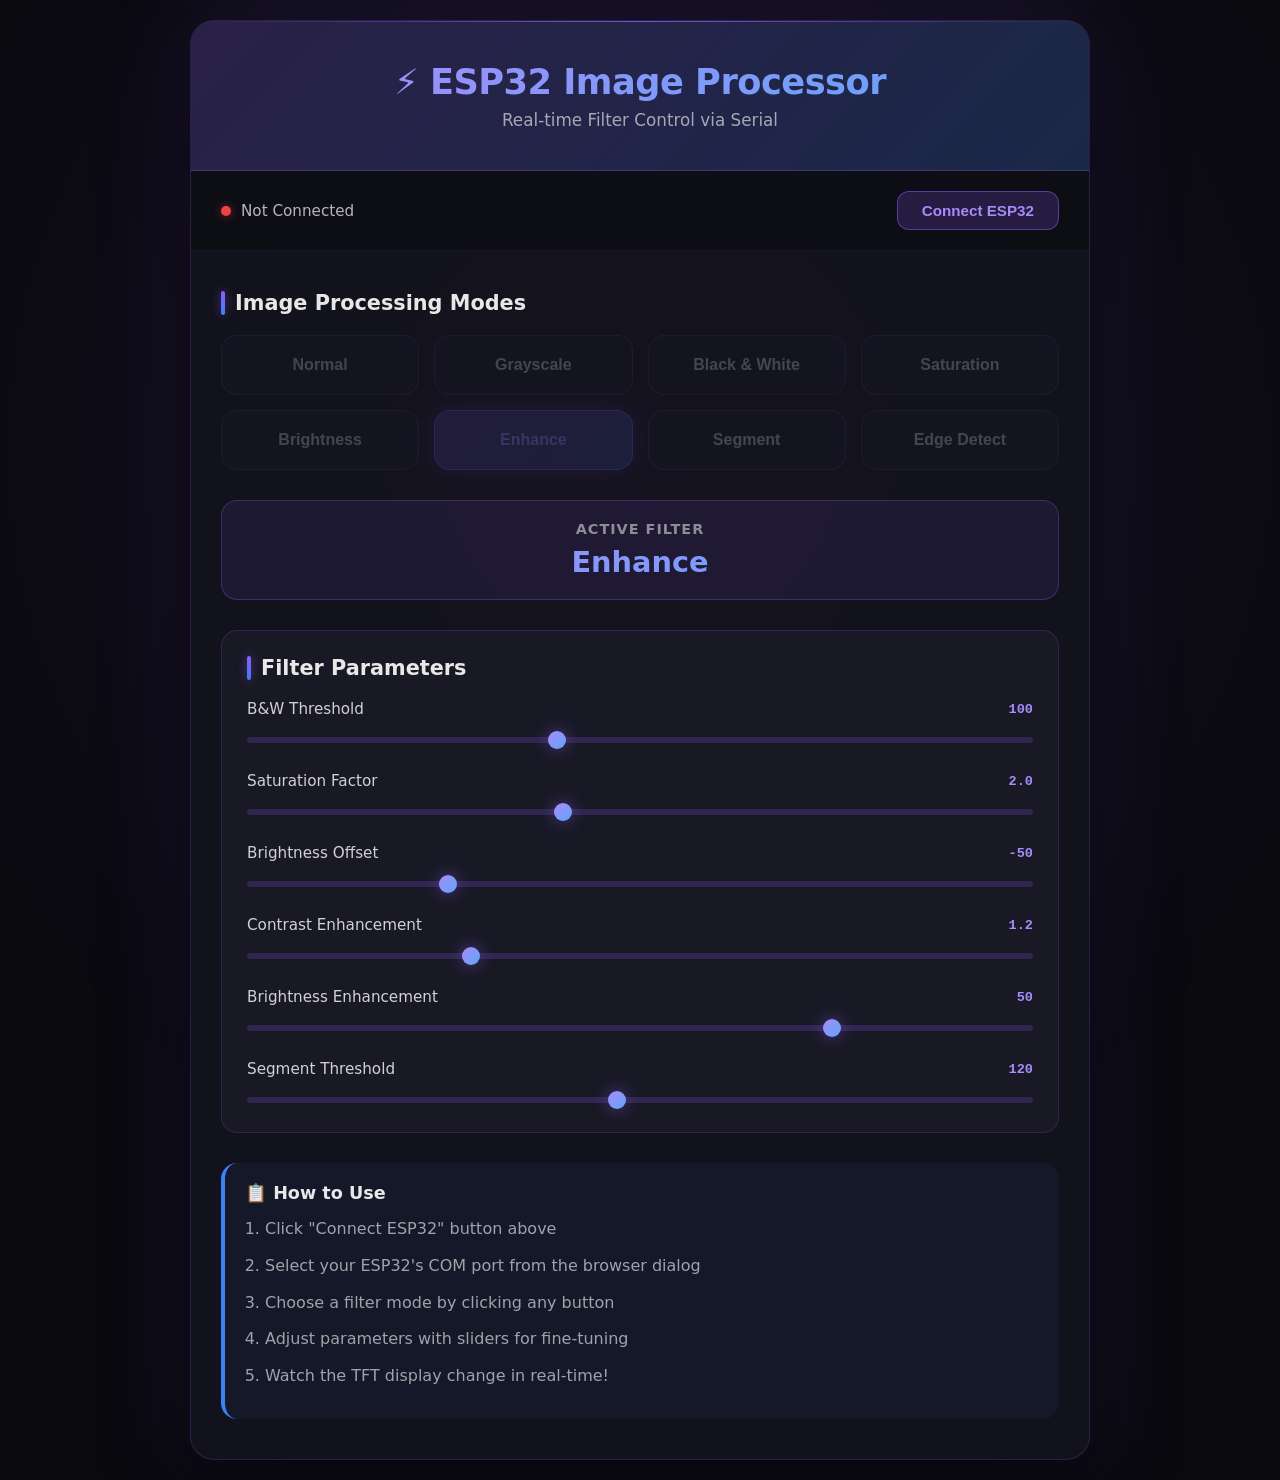
<file: public/esp32_control_page_dark.html>
<!DOCTYPE html>
<html lang="en">
<head>
<meta charset="UTF-8">
<meta name="viewport" content="width=device-width, initial-scale=1.0">
<title>ESP32 Image Processor Control</title>
<style>
* {
  margin: 0;
  padding: 0;
  box-sizing: border-box;
}

body {
  font-family: 'Segoe UI', system-ui, -apple-system, sans-serif;
  background: #0a0a0f;
  min-height: 100vh;
  display: flex;
  align-items: center;
  justify-content: center;
  padding: 20px;
  position: relative;
  overflow-x: hidden;
}

body::before {
  content: '';
  position: fixed;
  top: -50%;
  left: -50%;
  width: 200%;
  height: 200%;
  background: radial-gradient(circle, rgba(139, 92, 246, 0.1) 0%, transparent 50%);
  animation: rotate 20s linear infinite;
  pointer-events: none;
}

@keyframes rotate {
  from { transform: rotate(0deg); }
  to { transform: rotate(360deg); }
}

.container {
  max-width: 900px;
  width: 100%;
  background: rgba(20, 20, 30, 0.95);
  border-radius: 24px;
  box-shadow: 0 25px 80px rgba(0, 0, 0, 0.8), 0 0 100px rgba(139, 92, 246, 0.2);
  overflow: hidden;
  animation: slideUp 0.6s ease-out;
  border: 1px solid rgba(139, 92, 246, 0.2);
  backdrop-filter: blur(10px);
  position: relative;
  z-index: 1;
}

@keyframes slideUp {
  from {
    opacity: 0;
    transform: translateY(30px);
  }
  to {
    opacity: 1;
    transform: translateY(0);
  }
}

.header {
  background: linear-gradient(135deg, rgba(139, 92, 246, 0.2), rgba(59, 130, 246, 0.2));
  padding: 40px 30px;
  text-align: center;
  border-bottom: 1px solid rgba(139, 92, 246, 0.3);
  position: relative;
  overflow: hidden;
}

.header::before {
  content: '';
  position: absolute;
  top: 0;
  left: 0;
  right: 0;
  height: 1px;
  background: linear-gradient(90deg, transparent, rgba(139, 92, 246, 0.8), transparent);
}

.header h1 {
  font-size: 2.2em;
  margin-bottom: 8px;
  font-weight: 700;
  letter-spacing: -0.5px;
  background: linear-gradient(135deg, #a78bfa, #60a5fa);
  -webkit-background-clip: text;
  -webkit-text-fill-color: transparent;
  background-clip: text;
}

.header p {
  color: rgba(255, 255, 255, 0.6);
  font-size: 1.05em;
  font-weight: 300;
}

.status-bar {
  background: rgba(0, 0, 0, 0.3);
  padding: 20px 30px;
  display: flex;
  justify-content: space-between;
  align-items: center;
  border-bottom: 1px solid rgba(139, 92, 246, 0.1);
}

.status {
  display: flex;
  align-items: center;
  gap: 10px;
  font-size: 0.95em;
  color: rgba(255, 255, 255, 0.7);
}

.status-dot {
  width: 10px;
  height: 10px;
  border-radius: 50%;
  background: #ef4444;
  animation: pulse 2s infinite;
  box-shadow: 0 0 10px rgba(239, 68, 68, 0.5);
}

.status-dot.connected {
  background: #10b981;
  box-shadow: 0 0 10px rgba(16, 185, 129, 0.5);
}

@keyframes pulse {
  0%, 100% {
    opacity: 1;
  }
  50% {
    opacity: 0.5;
  }
}

.connect-btn {
  padding: 10px 24px;
  border: 1px solid rgba(139, 92, 246, 0.5);
  border-radius: 12px;
  background: rgba(139, 92, 246, 0.2);
  color: #a78bfa;
  font-weight: 600;
  cursor: pointer;
  transition: all 0.3s;
  font-size: 0.95em;
}

.connect-btn:hover {
  background: rgba(139, 92, 246, 0.3);
  box-shadow: 0 0 20px rgba(139, 92, 246, 0.3);
  border-color: rgba(139, 92, 246, 0.8);
}

.connect-btn:disabled {
  opacity: 0.4;
  cursor: not-allowed;
  transform: none;
}

.content {
  padding: 40px 30px;
}

.section-title {
  font-size: 1.3em;
  font-weight: 600;
  color: rgba(255, 255, 255, 0.9);
  margin-bottom: 20px;
  display: flex;
  align-items: center;
  gap: 10px;
}

.section-title::before {
  content: '';
  width: 4px;
  height: 24px;
  background: linear-gradient(135deg, #8b5cf6, #3b82f6);
  border-radius: 2px;
  box-shadow: 0 0 10px rgba(139, 92, 246, 0.5);
}

.filter-grid {
  display: grid;
  grid-template-columns: repeat(auto-fit, minmax(160px, 1fr));
  gap: 15px;
  margin-bottom: 30px;
}

.filter-btn {
  padding: 20px;
  border: 1px solid rgba(139, 92, 246, 0.3);
  border-radius: 16px;
  background: rgba(30, 30, 45, 0.6);
  cursor: pointer;
  transition: all 0.3s;
  font-size: 1em;
  font-weight: 600;
  color: rgba(255, 255, 255, 0.7);
  position: relative;
  overflow: hidden;
}

.filter-btn::before {
  content: '';
  position: absolute;
  top: 0;
  left: 0;
  width: 100%;
  height: 100%;
  background: linear-gradient(135deg, rgba(139, 92, 246, 0.3), rgba(59, 130, 246, 0.3));
  opacity: 0;
  transition: opacity 0.3s;
}

.filter-btn:hover {
  transform: translateY(-3px);
  box-shadow: 0 10px 25px rgba(139, 92, 246, 0.3);
  border-color: rgba(139, 92, 246, 0.6);
}

.filter-btn.active {
  border-color: rgba(139, 92, 246, 0.8);
  color: #a78bfa;
  box-shadow: 0 0 30px rgba(139, 92, 246, 0.4);
  background: rgba(139, 92, 246, 0.2);
}

.filter-btn.active::before {
  opacity: 1;
}

.filter-btn:disabled {
  opacity: 0.3;
  cursor: not-allowed;
  transform: none;
}

.current-mode {
  background: rgba(139, 92, 246, 0.1);
  padding: 20px;
  border-radius: 16px;
  text-align: center;
  border: 1px solid rgba(139, 92, 246, 0.3);
  margin-bottom: 30px;
}

.current-mode-label {
  font-size: 0.9em;
  color: rgba(255, 255, 255, 0.5);
  margin-bottom: 8px;
  text-transform: uppercase;
  letter-spacing: 1px;
  font-weight: 600;
}

.current-mode-value {
  font-size: 1.8em;
  font-weight: 700;
  background: linear-gradient(135deg, #a78bfa, #60a5fa);
  -webkit-background-clip: text;
  -webkit-text-fill-color: transparent;
  background-clip: text;
}

.parameters-section {
  margin-top: 30px;
  padding: 25px;
  background: rgba(30, 30, 45, 0.6);
  border-radius: 16px;
  border: 1px solid rgba(139, 92, 246, 0.2);
}

.param-group {
  margin-bottom: 25px;
}

.param-group:last-child {
  margin-bottom: 0;
}

.param-label {
  display: flex;
  justify-content: space-between;
  align-items: center;
  margin-bottom: 10px;
  color: rgba(255, 255, 255, 0.8);
  font-size: 0.95em;
  font-weight: 500;
}

.param-value {
  color: #a78bfa;
  font-weight: 700;
  font-family: monospace;
  font-size: 1.1em;
}

.param-slider {
  width: 100%;
  height: 6px;
  border-radius: 3px;
  background: rgba(139, 92, 246, 0.2);
  outline: none;
  -webkit-appearance: none;
  appearance: none;
}

.param-slider::-webkit-slider-thumb {
  -webkit-appearance: none;
  appearance: none;
  width: 18px;
  height: 18px;
  border-radius: 50%;
  background: linear-gradient(135deg, #a78bfa, #60a5fa);
  cursor: pointer;
  box-shadow: 0 0 15px rgba(139, 92, 246, 0.5);
  transition: all 0.3s;
}

.param-slider::-webkit-slider-thumb:hover {
  transform: scale(1.2);
  box-shadow: 0 0 20px rgba(139, 92, 246, 0.8);
}

.param-slider::-moz-range-thumb {
  width: 18px;
  height: 18px;
  border-radius: 50%;
  background: linear-gradient(135deg, #a78bfa, #60a5fa);
  cursor: pointer;
  border: none;
  box-shadow: 0 0 15px rgba(139, 92, 246, 0.5);
  transition: all 0.3s;
}

.param-slider::-moz-range-thumb:hover {
  transform: scale(1.2);
  box-shadow: 0 0 20px rgba(139, 92, 246, 0.8);
}

.instructions {
  margin-top: 30px;
  padding: 20px;
  background: rgba(59, 130, 246, 0.05);
  border-radius: 16px;
  border-left: 4px solid #3b82f6;
}

.instructions h3 {
  font-size: 1.1em;
  color: rgba(255, 255, 255, 0.9);
  margin-bottom: 12px;
}

.instructions ol {
  margin-left: 20px;
  color: rgba(255, 255, 255, 0.6);
  line-height: 1.8;
}

.instructions li {
  margin-bottom: 8px;
}

@media (max-width: 600px) {
  .header h1 {
    font-size: 1.6em;
  }
  
  .filter-grid {
    grid-template-columns: repeat(2, 1fr);
  }
  
  .content {
    padding: 30px 20px;
  }
}
</style>
</head>
<body>
<div class="container">
  <div class="header">
    <h1>⚡ ESP32 Image Processor</h1>
    <p>Real-time Filter Control via Serial</p>
  </div>
  
  <div class="status-bar">
    <div class="status">
      <div class="status-dot" id="statusDot"></div>
      <span id="statusText">Not Connected</span>
    </div>
    <button class="connect-btn" id="connectBtn" onclick="connectSerial()">Connect ESP32</button>
  </div>
  
  <div class="content">
    <div class="section-title">Image Processing Modes</div>
    
    <div class="filter-grid">
      <button class="filter-btn" data-mode="0" onclick="setMode(0)" disabled>
        Normal
      </button>
      <button class="filter-btn" data-mode="1" onclick="setMode(1)" disabled>
        Grayscale
      </button>
      <button class="filter-btn" data-mode="2" onclick="setMode(2)" disabled>
        Black & White
      </button>
      <button class="filter-btn" data-mode="3" onclick="setMode(3)" disabled>
        Saturation
      </button>
      <button class="filter-btn" data-mode="4" onclick="setMode(4)" disabled>
        Brightness
      </button>
      <button class="filter-btn active" data-mode="5" onclick="setMode(5)" disabled>
        Enhance
      </button>
      <button class="filter-btn" data-mode="6" onclick="setMode(6)" disabled>
        Segment
      </button>
      <button class="filter-btn" data-mode="7" onclick="setMode(7)" disabled>
        Edge Detect
      </button>
    </div>
    
    <div class="current-mode">
      <div class="current-mode-label">Active Filter</div>
      <div class="current-mode-value" id="currentMode">Enhance</div>
    </div>

    <div class="parameters-section">
      <div class="section-title">Filter Parameters</div>
      
      <div class="param-group">
        <div class="param-label">
          <span>B&W Threshold</span>
          <span class="param-value" id="bwThresholdVal">100</span>
        </div>
        <input type="range" class="param-slider" id="bwThreshold" min="0" max="255" value="100" oninput="updateParam('bwThreshold', this.value)" disabled>
      </div>

      <div class="param-group">
        <div class="param-label">
          <span>Saturation Factor</span>
          <span class="param-value" id="satFactorVal">2.0</span>
        </div>
        <input type="range" class="param-slider" id="satFactor" min="0" max="5" step="0.1" value="2.0" oninput="updateParam('satFactor', this.value)" disabled>
      </div>

      <div class="param-group">
        <div class="param-label">
          <span>Brightness Offset</span>
          <span class="param-value" id="brightnessOffsetVal">-50</span>
        </div>
        <input type="range" class="param-slider" id="brightnessOffset" min="-100" max="100" value="-50" oninput="updateParam('brightnessOffset', this.value)" disabled>
      </div>

      <div class="param-group">
        <div class="param-label">
          <span>Contrast Enhancement</span>
          <span class="param-value" id="contrastEnhVal">1.2</span>
        </div>
        <input type="range" class="param-slider" id="contrastEnh" min="0.5" max="3" step="0.1" value="1.2" oninput="updateParam('contrastEnh', this.value)" disabled>
      </div>

      <div class="param-group">
        <div class="param-label">
          <span>Brightness Enhancement</span>
          <span class="param-value" id="brightnessEnhVal">50</span>
        </div>
        <input type="range" class="param-slider" id="brightnessEnh" min="-100" max="100" value="50" oninput="updateParam('brightnessEnh', this.value)" disabled>
      </div>

      <div class="param-group">
        <div class="param-label">
          <span>Segment Threshold</span>
          <span class="param-value" id="segThresholdVal">120</span>
        </div>
        <input type="range" class="param-slider" id="segThreshold" min="0" max="255" value="120" oninput="updateParam('segThreshold', this.value)" disabled>
      </div>
    </div>
    
    <div class="instructions">
      <h3>📋 How to Use</h3>
      <ol>
        <li>Click "Connect ESP32" button above</li>
        <li>Select your ESP32's COM port from the browser dialog</li>
        <li>Choose a filter mode by clicking any button</li>
        <li>Adjust parameters with sliders for fine-tuning</li>
        <li>Watch the TFT display change in real-time!</li>
      </ol>
    </div>
  </div>
</div>

<script>
let port;
let writer;
let reader;
let isConnected = false;

const modeNames = [
  'Normal',
  'Grayscale',
  'Black & White',
  'Saturation',
  'Brightness',
  'Enhance',
  'Segment',
  'Edge Detect'
];

async function connectSerial() {
  try {
    port = await navigator.serial.requestPort();
    await port.open({ baudRate: 115200 });
    
    writer = port.writable.getWriter();
    reader = port.readable.getReader();
    
    isConnected = true;
    updateConnectionStatus(true);
    
    document.querySelectorAll('.filter-btn, .param-slider').forEach(el => {
      el.disabled = false;
    });
    
    readSerialData();
    
  } catch (error) {
    console.error('Connection error:', error);
    alert('Failed to connect. Make sure you selected the correct port!');
  }
}

function updateConnectionStatus(connected) {
  const statusDot = document.getElementById('statusDot');
  const statusText = document.getElementById('statusText');
  const connectBtn = document.getElementById('connectBtn');
  
  if (connected) {
    statusDot.classList.add('connected');
    statusText.textContent = 'Connected to ESP32';
    connectBtn.textContent = 'Connected ✓';
    connectBtn.disabled = true;
  } else {
    statusDot.classList.remove('connected');
    statusText.textContent = 'Not Connected';
    connectBtn.textContent = 'Connect ESP32';
    connectBtn.disabled = false;
  }
}

async function setMode(mode) {
  if (!isConnected) {
    alert('Please connect to ESP32 first!');
    return;
  }
  
  try {
    const command = `MODE:${mode}\n`;
    const encoder = new TextEncoder();
    await writer.write(encoder.encode(command));
    
    document.querySelectorAll('.filter-btn').forEach(btn => {
      btn.classList.remove('active');
    });
    
    document.querySelector(`[data-mode="${mode}"]`).classList.add('active');
    document.getElementById('currentMode').textContent = modeNames[mode];
    
    console.log(`Mode changed to: ${modeNames[mode]}`);
    
  } catch (error) {
    console.error('Error sending command:', error);
  }
}

async function updateParam(param, value) {
  document.getElementById(param + 'Val').textContent = value;
  
  if (!isConnected) return;
  
  try {
    const command = `PARAM:${param}:${value}\n`;
    const encoder = new TextEncoder();
    await writer.write(encoder.encode(command));
    console.log(`Parameter ${param} set to ${value}`);
  } catch (error) {
    console.error('Error sending parameter:', error);
  }
}

async function readSerialData() {
  try {
    while (true) {
      const { value, done } = await reader.read();
      if (done) {
        reader.releaseLock();
        break;
      }
      
      const text = new TextDecoder().decode(value);
      console.log('ESP32:', text);
    }
  } catch (error) {
    console.error('Read error:', error);
    isConnected = false;
    updateConnectionStatus(false);
  }
}

if (!('serial' in navigator)) {
  alert('Web Serial API not supported. Please use Chrome, Edge, or Opera browser.');
  document.getElementById('connectBtn').disabled = true;
  document.getElementById('connectBtn').textContent = 'Not Supported';
}
</script>
</body>
</html>
</file>
